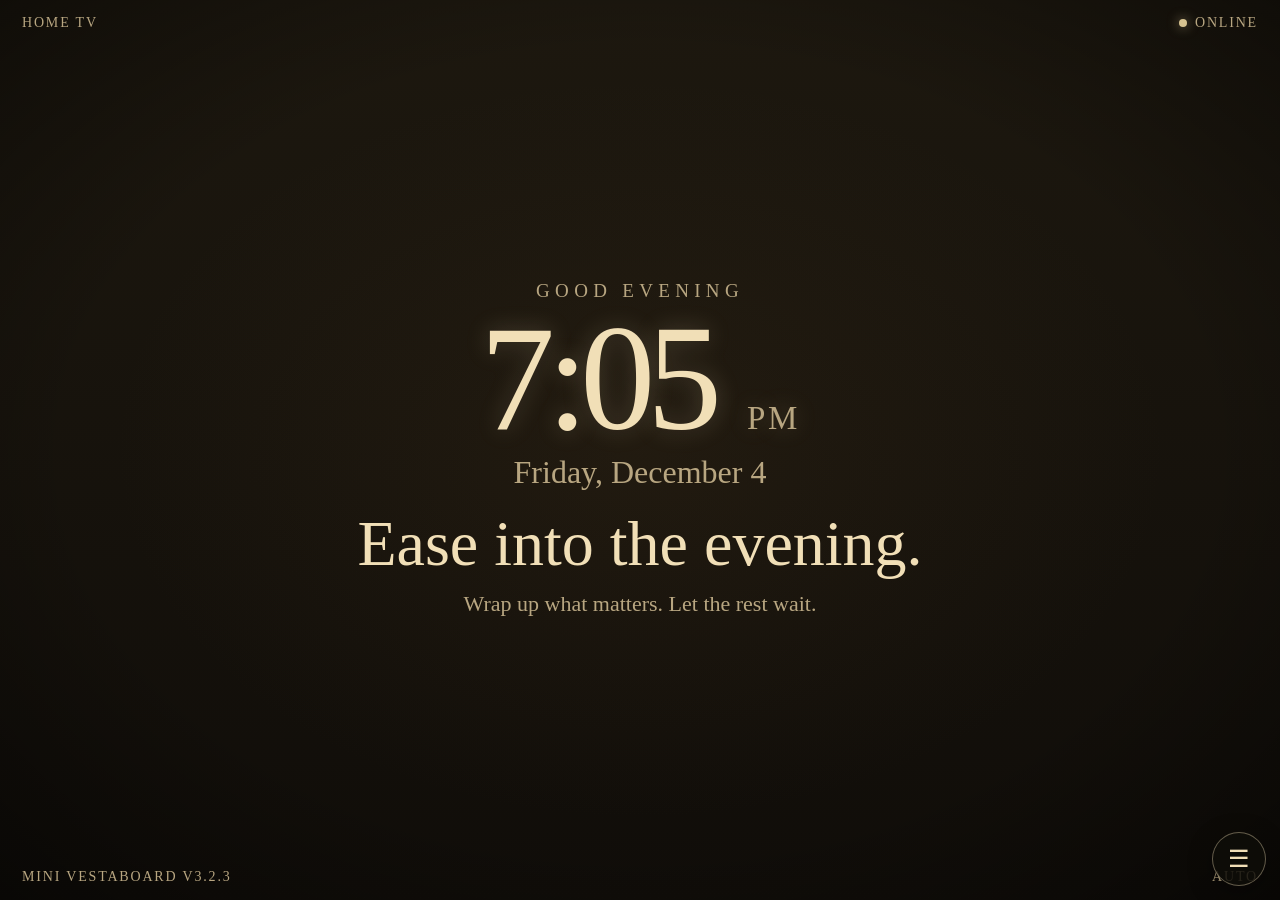
<file: index.html>
<!doctype html>
<html lang="en">
<head>
  <meta charset="utf-8">

  <meta
    name="viewport"
    content="width=device-width,initial-scale=1,viewport-fit=cover,user-scalable=no"
  >

  <meta name="theme-color" content="#17130d">

  <meta name="mobile-web-app-capable" content="yes">
  <meta name="apple-mobile-web-app-capable" content="yes">
  <meta
    name="apple-mobile-web-app-status-bar-style"
    content="black-translucent"
  >

  <meta
    http-equiv="Cache-Control"
    content="no-cache, no-store, must-revalidate"
  >

  <meta http-equiv="Pragma" content="no-cache">
  <meta http-equiv="Expires" content="0">

  <title>Mini Vestaboard</title>

  <link
    rel="stylesheet"
    href="styles.css?v=20260918-v323"
  >

  <script
    src="config.js?v=20260918-v323">
  </script>

</head>

<body>

<main class="tv" id="tv">

  <div
    class="weather-ambient"
    aria-hidden="true">
  </div>


  <!-- ======================================================
       TOP BAR
       ====================================================== -->

  <header class="topbar">

    <div id="displayName">
      HOME TV
    </div>

    <div class="status">

      <span
        class="dot"
        id="syncDot">
      </span>

      <span id="syncLabel">
        STARTING
      </span>

    </div>

  </header>


  <!-- ======================================================
       MAIN SCREEN
       ====================================================== -->

  <section
    class="screen burn-shift"
    id="screen">


    <!-- HOME -->

    <div
      class="page active"
      data-page="home">

      <div
        class="eyebrow"
        id="daypart">
        Good morning
      </div>

      <div class="clock">

        <span id="clock">
          --:--
        </span>

        <span
          class="ampm"
          id="ampm">
        </span>

      </div>

      <div
        class="date"
        id="date">
      </div>

      <div
        class="message"
        id="mainMessage">
      </div>

      <div
        class="submessage"
        id="contextMessage">
      </div>

    </div>


    <!-- WEATHER -->

    <div
      class="page"
      data-page="weather">

      <div
        class="eyebrow"
        id="weatherLocation">
        Weather
      </div>

      <div
        class="weather-temp"
        id="weatherTemp">
        --°
      </div>

      <div
        class="weather-desc"
        id="weatherDesc">
        Updating weather…
      </div>

      <div class="weather-grid">

        <div class="card">

          <span>
            Feels like
          </span>

          <strong id="feelsLike">
            --°
          </strong>

        </div>


        <div class="card">

          <span>
            Today
          </span>

          <strong id="hiLow">
            -- / --
          </strong>

        </div>


        <div class="card">

          <span>
            Rain
          </span>

          <strong id="rainChance">
            --%
          </strong>

        </div>

      </div>

    </div>


    <!-- CALENDAR -->

    <div
      class="page"
      data-page="calendar">

      <div class="eyebrow">
        Coming up
      </div>

      <div
        class="events"
        id="eventList">
      </div>

    </div>


    <!-- ====================================================
         VINTAGE TV
         ==================================================== -->

    <div
      class="page video-page"
      data-page="video">


      <div
        class="vintage-tv-shell"
        id="vintageTvShell">


        <!-- WOOD CABINET DETAILS -->

        <div
          class="tv-cabinet-top"
          aria-hidden="true">
        </div>


        <!-- CRT -->

        <div
          class="crt-screen"
          id="crtScreen">


          <video
            id="videoA"
            class="media-layer"
            muted
            playsinline
            preload="auto">
          </video>


          <video
            id="videoB"
            class="media-layer"
            muted
            playsinline
            preload="auto">
          </video>


          <img
            id="imageLayer"
            class="media-layer hidden-media"
            alt="Vintage display media"
          >


          <!-- CRT VIGNETTE -->

          <div
            class="crt-bloom"
            aria-hidden="true">
          </div>


          <!-- SCANLINES -->

          <div
            class="crt-scanlines"
            aria-hidden="true">
          </div>


          <!-- GLASS REFLECTION -->

          <div
            class="crt-glass"
            aria-hidden="true">
          </div>


          <!-- SUBTLE FLICKER -->

          <div
            class="crt-flicker"
            aria-hidden="true">
          </div>


          <div
            class="video-empty"
            id="videoEmpty">
            Loading vintage media…
          </div>

        </div>


        <!-- =================================================
             BUILT-IN TV CONTROLS
             ================================================= -->

        <div
          class="tv-control-column"
          aria-hidden="true">


          <div class="tv-brand">
            HOME
            <span>TELEVISION</span>
          </div>


          <!-- BIG CHANNEL DIAL -->

          <div class="tv-dial tv-dial-large">

            <div class="dial-mark mark-1">2</div>
            <div class="dial-mark mark-2">4</div>
            <div class="dial-mark mark-3">6</div>
            <div class="dial-mark mark-4">8</div>
            <div class="dial-mark mark-5">10</div>
            <div class="dial-mark mark-6">12</div>

            <div class="dial-center">
              <div class="dial-pointer"></div>
            </div>

          </div>


          <div class="dial-label">
            CHANNEL
          </div>


          <!-- SMALL VOLUME DIAL -->

          <div class="small-control">

            <div class="tv-dial tv-dial-small">

              <div class="dial-center small">

                <div class="dial-pointer"></div>

              </div>

            </div>

            <div class="dial-label">
              VOLUME
            </div>

          </div>


          <!-- SMALL TUNING DIAL -->

          <div class="small-control">

            <div class="tv-dial tv-dial-small">

              <div class="dial-center small">

                <div class="dial-pointer tuning"></div>

              </div>

            </div>

            <div class="dial-label">
              TUNING
            </div>

          </div>


          <!-- SPEAKER -->

          <div class="tv-speaker">

            <span></span>
            <span></span>
            <span></span>
            <span></span>
            <span></span>
            <span></span>
            <span></span>
            <span></span>

          </div>


          <div class="speaker-label">
            VACUUM TUBE SOUND
          </div>

        </div>


        <!-- POWER LIGHT -->

        <span
          class="tv-power-led"
          id="tvPowerLed"
          aria-hidden="true">
        </span>


        <!-- WOOD FEET -->

        <div
          class="tv-foot tv-foot-left"
          aria-hidden="true">
        </div>

        <div
          class="tv-foot tv-foot-right"
          aria-hidden="true">
        </div>


        <!--
          Retained for compatibility with app.js.

          It no longer loads an external image.
          Therefore the broken-image question mark
          cannot appear.
        -->

        <img
          id="tvFrameOverlay"
          class="tv-frame-overlay"
          alt=""
          aria-hidden="true"
        >

      </div>


      <div
        class="video-label"
        id="videoLabel">
        Vintage cartoons
      </div>

    </div>

  </section>


  <!-- ======================================================
       FOOTER
       ====================================================== -->

  <footer class="footer">

    <div id="footerLeft">
      Mini Vestaboard
    </div>

    <div id="footerRight">
      AUTO
    </div>

  </footer>


  <!-- ======================================================
       CONTROL BUTTON
       ====================================================== -->

  <button
    class="control-toggle"
    id="controlToggle"
    aria-label="Open display controls"
    aria-expanded="false">
    ☰
  </button>


  <!-- ======================================================
       CONTROL PANEL
       ====================================================== -->

  <div
    class="control-panel"
    id="controlPanel"
    role="dialog"
    aria-label="Display controls">


    <div class="control-title">

      <span>
        Display controls
      </span>

      <span id="controlStatus">
        AUTO
      </span>

    </div>


    <div class="control-grid">

      <button
        class="control-btn"
        data-go="home">
        Home
      </button>


      <button
        class="control-btn"
        data-go="weather">
        Weather
      </button>


      <button
        class="control-btn"
        data-go="calendar">
        Calendar
      </button>


      <button
        class="control-btn"
        data-go="video">
        Scene
      </button>


      <button
        class="control-btn"
        id="nextMediaButton">
        Next media
      </button>


      <button
        class="control-btn"
        id="soundButton">
        Enable sound
      </button>


      <button
        class="control-btn"
        id="audioModeButton">
        Audio: Cinema
      </button>


      <button
        class="control-btn"
        id="frameButton">
        TV Frame: On
      </button>


      <button
        class="control-btn"
        id="fullscreenButton">
        Fullscreen
      </button>


      <button
        class="control-btn"
        id="healthButton">
        System status
      </button>


      <button
        class="control-btn wide"
        id="nextScreenButton">
        Next screen
      </button>

    </div>

  </div>


  <!-- ======================================================
       SYSTEM STATUS
       ====================================================== -->

  <div
    class="health"
    id="healthPanel"
    role="dialog"
    aria-modal="true"
    aria-label="System status">


    <div class="health-card">


      <div class="health-head">

        <div class="health-title">
          Mini Vestaboard status
        </div>

        <button
          class="health-close"
          id="healthClose"
          aria-label="Close">
          ×
        </button>

      </div>


      <dl
        class="health-grid"
        id="healthGrid">
      </dl>


      <div class="health-actions">

        <button
          class="control-btn"
          id="retryMediaButton">
          Retry media
        </button>


        <button
          class="control-btn"
          id="reloadButton">
          Reload app
        </button>

      </div>

    </div>

  </div>


  <audio
    id="jazzPlayer"
    preload="metadata">
  </audio>

</main>


<script
  src="app.js?v=20260918-v323">
</script>

</body>
</html>
</file>
<file: styles.css>
:root{

  --cream:#f1dfb7;

  --dim:#b8a681;

  --dark:#17130d;

  --panel:#211b12;

  --glow:rgba(241,223,183,.22);

  --brightness:1;

  --app-height:100vh;

  --crt-glow:.15;

  --crt-scanline-opacity:.12;

  --crt-glass-opacity:.20;

  --crt-flicker-opacity:.035;

}


*{
  box-sizing:border-box;
}


html,
body{

  width:100%;

  height:100%;

  margin:0;

  overflow:hidden;

  background:#090704;

  color:var(--cream);

  overscroll-behavior:none;

}


body{

  display:grid;

  place-items:center;

  font-family:
    Georgia,
    "Times New Roman",
    serif;

  filter:
    brightness(
      var(--brightness)
    );

  transition:
    filter .4s ease;

}


button{

  -webkit-tap-highlight-color:
    transparent;

  touch-action:
    manipulation;

}


/* =========================================================
   MAIN APP
   ========================================================= */

.tv{

  position:relative;

  width:100vw;

  height:
    var(--app-height);

  overflow:hidden;

  padding:
    max(
      18px,
      3vw
    );

  padding-left:
    max(
      18px,
      env(safe-area-inset-left)
    );

  padding-right:
    max(
      18px,
      env(safe-area-inset-right)
    );

  padding-top:
    max(
      18px,
      env(safe-area-inset-top)
    );

  padding-bottom:
    max(
      18px,
      env(safe-area-inset-bottom)
    );

  display:flex;

  flex-direction:column;

  justify-content:
    space-between;

  background:

    radial-gradient(
      ellipse at center,
      rgba(83,62,34,.19),
      transparent 58%
    ),

    linear-gradient(
      180deg,
      #1d180f,
      #100d09
    );

}


.tv::after{

  content:"";

  position:absolute;

  inset:-20%;

  pointer-events:none;

  background:

    radial-gradient(
      ellipse at center,
      transparent 45%,
      rgba(0,0,0,.58) 79%
    );

}


/* =========================================================
   WEATHER AMBIENCE
   ========================================================= */

.weather-ambient{

  position:absolute;

  z-index:1;

  inset:0;

  pointer-events:none;

  opacity:0;

  transition:
    opacity 1s ease;

}


body.weather-rain
.weather-ambient{

  opacity:.13;

  background:

    repeating-linear-gradient(

      105deg,

      transparent 0 15px,

      rgba(
        190,
        210,
        225,
        .65
      )
      16px 17px,

      transparent 18px 28px

    );

  animation:
    rainMove
    1.2s
    linear
    infinite;

}


body.weather-snow
.weather-ambient{

  opacity:.18;

  background-image:

    radial-gradient(
      circle,
      rgba(255,255,255,.9)
      0 1.5px,
      transparent 2px
    ),

    radial-gradient(
      circle,
      rgba(255,255,255,.7)
      0 1px,
      transparent 1.5px
    );

  background-size:
    48px 48px,
    31px 31px;

  animation:
    snowMove
    9s
    linear
    infinite;

}


body.weather-fog
.weather-ambient{

  opacity:.20;

  background:

    linear-gradient(

      180deg,

      transparent 15%,

      rgba(
        220,
        218,
        205,
        .18
      )
      45%,

      rgba(
        220,
        218,
        205,
        .08
      )
      75%,

      transparent

    );

}


body.weather-clear
.weather-ambient{

  opacity:.10;

  background:

    radial-gradient(

      circle at 82% 15%,

      rgba(
        255,
        205,
        107,
        .7
      ),

      transparent 26%

    );

}


@keyframes rainMove{

  from{
    transform:
      translate3d(
        0,
        -20px,
        0
      );
  }

  to{
    transform:
      translate3d(
        -14px,
        26px,
        0
      );
  }

}


@keyframes snowMove{

  from{
    background-position:
      0 -30px,
      10px -20px;
  }

  to{
    background-position:
      25px 110px,
      -20px 90px;
  }

}


/* =========================================================
   TOP / FOOTER
   ========================================================= */

.topbar,
.footer{

  position:relative;

  z-index:4;

  display:flex;

  align-items:center;

  justify-content:
    space-between;

  gap:16px;

  color:var(--dim);

  letter-spacing:.13em;

  text-transform:uppercase;

  font-size:
    clamp(
      11px,
      1.7vw,
      16px
    );

}


.status{

  display:flex;

  align-items:center;

  gap:8px;

}


.dot{

  width:8px;

  height:8px;

  border-radius:50%;

  background:#6c624e;

}


.dot.online{

  background:#d7c391;

  box-shadow:
    0 0 12px
    rgba(
      215,
      195,
      145,
      .65
    );

}


/* =========================================================
   PAGES
   ========================================================= */

.screen{

  position:relative;

  z-index:3;

  flex:1;

  display:grid;

  place-items:center;

  min-height:0;

}


.page{

  width:
    min(
      100%,
      1100px
    );

  display:none;

  text-align:center;

  animation:
    fade
    .55s ease;

}


.page.active{
  display:block;
}


@keyframes fade{

  from{
    opacity:0;
  }

  to{
    opacity:1;
  }

}


/* =========================================================
   HOME
   ========================================================= */

.eyebrow{

  font-size:
    clamp(
      12px,
      2vw,
      19px
    );

  letter-spacing:.28em;

  text-transform:uppercase;

  color:var(--dim);

  margin-bottom:18px;

}


.clock{

  font-size:
    clamp(
      62px,
      17vw,
      190px
    );

  line-height:.88;

  letter-spacing:-.055em;

  font-variant-numeric:
    tabular-nums;

  text-shadow:
    0 0 24px
    var(--glow);

}


.ampm{

  font-size:.22em;

  letter-spacing:.08em;

  margin-left:.12em;

  color:var(--dim);

}


.date{

  font-size:
    clamp(
      18px,
      3vw,
      32px
    );

  margin-top:18px;

  color:var(--dim);

}


.message{

  max-width:950px;

  margin:
    34px auto 0;

  font-size:
    clamp(
      25px,
      5.6vw,
      64px
    );

  line-height:1.08;

}


.submessage{

  max-width:850px;

  margin:
    18px auto 0;

  color:var(--dim);

  font-size:
    clamp(
      14px,
      2.2vw,
      22px
    );

  line-height:1.45;

}


/* =========================================================
   WEATHER
   ========================================================= */

.weather-temp{

  font-size:
    clamp(
      76px,
      18vw,
      190px
    );

  line-height:.9;

}


.weather-desc{

  font-size:
    clamp(
      24px,
      5vw,
      56px
    );

  margin-top:20px;

}


.weather-grid{

  margin:
    35px auto 0;

  display:grid;

  grid-template-columns:
    repeat(
      3,
      minmax(0,1fr)
    );

  gap:12px;

  max-width:800px;

}


.card{

  border:
    1px solid
    rgba(
      241,
      223,
      183,
      .20
    );

  background:
    rgba(
      255,
      255,
      255,
      .025
    );

  padding:
    18px 12px;

  border-radius:12px;

}


.card span{

  display:block;

  color:var(--dim);

  font-size:
    clamp(
      10px,
      1.6vw,
      14px
    );

  letter-spacing:.15em;

  text-transform:uppercase;

  margin-bottom:6px;

}


.card strong{

  font-size:
    clamp(
      18px,
      3vw,
      28px
    );

  font-weight:normal;

}


/* =========================================================
   CALENDAR
   ========================================================= */

.events{

  width:
    min(
      900px,
      92vw
    );

  display:grid;

  gap:12px;

}


.event{

  display:grid;

  grid-template-columns:
    minmax(
      110px,
      .34fr
    )
    1fr;

  gap:18px;

  align-items:center;

  text-align:left;

  border:
    1px solid
    rgba(
      241,
      223,
      183,
      .16
    );

  border-radius:14px;

  padding:
    16px 20px;

  background:
    rgba(
      255,
      255,
      255,
      .025
    );

}


.event-time{

  color:var(--dim);

  font-size:
    clamp(
      14px,
      2vw,
      22px
    );

}


.event-title{

  font-size:
    clamp(
      22px,
      3.6vw,
      42px
    );

}


.event-empty{

  color:var(--dim);

  font-size:
    clamp(
      26px,
      5vw,
      52px
    );

}


/* =========================================================
   VIDEO PAGE
   ========================================================= */

.video-page{

  position:absolute;

  inset:0;

  width:100%;

  max-width:none;

  height:100%;

  overflow:hidden;

  background:

    radial-gradient(

      circle at 50% 42%,

      #231a10,

      #0c0906 70%

    );

}


.video-page.active{
  display:block;
}


/* =========================================================
   BUILT-IN VINTAGE TV CABINET
   ========================================================= */

.vintage-tv-shell{

  position:absolute;

  left:50%;

  top:50%;

  width:
    min(
      94vw,
      calc(
        88vh * 1.60
      )
    );

  aspect-ratio:
    16 / 10;

  transform:
    translate(
      -50%,
      -50%
    );

  border-radius:
    4.5%;

  background:

    linear-gradient(

      90deg,

      rgba(
        40,
        18,
        7,
        .40
      ),

      transparent 20%,

      rgba(
        255,
        190,
        90,
        .05
      )
      45%,

      rgba(
        26,
        10,
        3,
        .45
      )
      85%

    ),

    repeating-linear-gradient(

      7deg,

      #4a2411
      0 4px,

      #512a15
      5px 8px,

      #42200f
      9px 13px,

      #572c15
      14px 18px

    );

  border:
    5px solid
    #261106;

  box-shadow:

    inset
    0 0 0 3px
    rgba(
      215,
      154,
      70,
      .14
    ),

    inset
    0 0 30px
    rgba(
      0,
      0,
      0,
      .7
    ),

    0 28px 50px
    rgba(
      0,
      0,
      0,
      .62
    );

}


/* top wood trim */

.tv-cabinet-top{

  position:absolute;

  left:2%;

  right:2%;

  top:2%;

  height:4%;

  border-radius:
    50%;

  background:

    linear-gradient(

      180deg,

      rgba(
        238,
        175,
        90,
        .20
      ),

      rgba(
        34,
        12,
        4,
        .20
      )

    );

}


/* =========================================================
   CRT SCREEN
   ========================================================= */

.crt-screen{

  position:absolute;

  left:5%;

  top:8%;

  width:69%;

  height:78%;

  overflow:hidden;

  border-radius:
    14% / 17%;

  background:#020201;

  border:
    clamp(
      7px,
      1.4vw,
      16px
    )
    solid
    #24170d;

  outline:
    3px solid
    #96713f;

  box-shadow:

    inset
    0 0 38px
    rgba(
      0,
      0,
      0,
      .86
    ),

    inset
    0 0 12px
    rgba(
      255,
      220,
      156,
      var(--crt-glow)
    ),

    0 0 0 5px
    #30180b,

    0 0 0 8px
    #6e4926,

    0 10px 18px
    rgba(
      0,
      0,
      0,
      .65
    );

}


/* =========================================================
   MOVIE
   ========================================================= */

.media-layer{

  position:absolute;

  inset:-2%;

  width:104%;

  height:104%;

  object-fit:cover;

  background:#000;

  opacity:0;

  transition:
    opacity
    650ms ease;

  filter:

    sepia(.08)

    saturate(.92)

    contrast(1.05)

    brightness(.94);

  transform:
    scale(1.015);

}


.media-layer.visible{
  opacity:1;
}


.media-layer.hidden-media{
  display:none;
}


/* =========================================================
   CRT VIGNETTE
   ========================================================= */

.crt-bloom{

  position:absolute;

  z-index:3;

  inset:0;

  pointer-events:none;

  border-radius:inherit;

  background:

    radial-gradient(

      ellipse at center,

      transparent 52%,

      rgba(
        0,
        0,
        0,
        .13
      )
      74%,

      rgba(
        0,
        0,
        0,
        .72
      )
      100%

    );

}


/* =========================================================
   SCANLINES
   ========================================================= */

.crt-scanlines{

  position:absolute;

  z-index:4;

  inset:0;

  pointer-events:none;

  border-radius:inherit;

  opacity:
    var(
      --crt-scanline-opacity
    );

  background:

    repeating-linear-gradient(

      to bottom,

      transparent
      0 2px,

      rgba(
        18,
        10,
        4,
        .48
      )
      3px 4px

    );

  mix-blend-mode:
    multiply;

}


/* =========================================================
   CRT GLASS
   ========================================================= */

.crt-glass{

  position:absolute;

  z-index:5;

  inset:0;

  pointer-events:none;

  border-radius:inherit;

  opacity:
    var(
      --crt-glass-opacity
    );

  background:

    linear-gradient(

      118deg,

      rgba(
        255,
        255,
        255,
        .18
      )
      0%,

      rgba(
        255,
        255,
        255,
        .05
      )
      18%,

      transparent
      39%

    ),

    radial-gradient(

      ellipse
      at 42% 15%,

      rgba(
        255,
        235,
        198,
        .13
      ),

      transparent 37%

    );

  mix-blend-mode:
    screen;

}


/* =========================================================
   CRT FLICKER
   ========================================================= */

.crt-flicker{

  position:absolute;

  z-index:6;

  inset:0;

  pointer-events:none;

  border-radius:inherit;

  background:
    rgba(
      255,
      235,
      198,
      .06
    );

  opacity:0;

  animation:

    crtFlicker
    8s
    steps(
      1,
      end
    )
    infinite;

}


@keyframes crtFlicker{

  0%,
  93%,
  95%,
  100%{
    opacity:0;
  }

  93.4%{
    opacity:
      var(
        --crt-flicker-opacity
      );
  }

  94%{
    opacity:.012;
  }

  94.4%{
    opacity:
      var(
        --crt-flicker-opacity
      );
  }

}


body.crt-flicker-off
.crt-flicker{
  display:none;
}


body.crt-scanlines-off
.crt-scanlines{
  display:none;
}


body.crt-glass-off
.crt-glass{
  display:none;
}


/* =========================================================
   RIGHT CONTROL PANEL
   ========================================================= */

.tv-control-column{

  position:absolute;

  right:4.5%;

  top:8%;

  width:17%;

  height:78%;

  border-radius:
    10px;

  background:

    linear-gradient(

      90deg,

      rgba(
        0,
        0,
        0,
        .22
      ),

      rgba(
        255,
        255,
        255,
        .035
      ),

      rgba(
        0,
        0,
        0,
        .30
      )

    ),

    #32170a;

  border:
    2px solid
    rgba(
      177,
      121,
      59,
      .45
    );

  box-shadow:

    inset
    0 0 16px
    rgba(
      0,
      0,
      0,
      .65
    );

  display:flex;

  flex-direction:column;

  align-items:center;

}


.tv-brand{

  margin-top:6%;

  color:#c79a59;

  font-size:
    clamp(
      7px,
      1vw,
      13px
    );

  letter-spacing:.16em;

  text-align:center;

}


.tv-brand span{

  display:block;

  margin-top:2px;

  font-size:.62em;

  letter-spacing:.13em;

}


/* =========================================================
   TV DIALS
   ========================================================= */

.tv-dial{

  position:relative;

  border-radius:50%;

  background:

    radial-gradient(

      circle,

      #2b251d 0 42%,

      #766045 44% 49%,

      #211b15 51% 68%,

      #a17c4d 70% 73%,

      #22170e 75%

    );

  box-shadow:

    inset
    0 0 10px
    rgba(
      0,
      0,
      0,
      .8
    ),

    0 3px 7px
    rgba(
      0,
      0,
      0,
      .75
    );

}


.tv-dial-large{

  width:
    min(
      9vw,
      82px
    );

  height:
    min(
      9vw,
      82px
    );

  margin-top:8%;

}


.tv-dial-small{

  width:
    min(
      5.2vw,
      46px
    );

  height:
    min(
      5.2vw,
      46px
    );

}


.dial-center{

  position:absolute;

  left:50%;

  top:50%;

  width:41%;

  height:41%;

  transform:
    translate(
      -50%,
      -50%
    );

  border-radius:50%;

  background:

    radial-gradient(

      circle at 35% 30%,

      #aa8a61,

      #53402d 55%,

      #241a12

    );

  border:
    1px solid
    #b49163;

}


.dial-center.small{

  width:54%;

  height:54%;

}


.dial-pointer{

  position:absolute;

  width:3px;

  height:42%;

  background:#e3c995;

  left:50%;

  top:5%;

  transform:
    translateX(-50%)
    rotate(18deg);

  transform-origin:
    50% 100%;

}


.dial-pointer.tuning{

  transform:
    translateX(-50%)
    rotate(-32deg);

}


.dial-mark{

  position:absolute;

  color:#cdb182;

  font-size:
    clamp(
      6px,
      .62vw,
      9px
    );

}


.mark-1{
  left:20%;
  top:11%;
}

.mark-2{
  right:20%;
  top:11%;
}

.mark-3{
  right:6%;
  top:44%;
}

.mark-4{
  right:19%;
  bottom:9%;
}

.mark-5{
  left:19%;
  bottom:9%;
}

.mark-6{
  left:6%;
  top:44%;
}


.dial-label{

  margin-top:4px;

  color:#9f8055;

  font-size:
    clamp(
      5px,
      .65vw,
      8px
    );

  letter-spacing:.15em;

}


.small-control{

  display:flex;

  flex-direction:column;

  align-items:center;

  margin-top:7%;

}


/* =========================================================
   SPEAKER
   ========================================================= */

.tv-speaker{

  width:72%;

  height:25%;

  margin-top:auto;

  margin-bottom:4%;

  padding:
    6px 5px;

  border-radius:5px;

  border:
    1px solid
    rgba(
      181,
      132,
      73,
      .40
    );

  background:

    linear-gradient(

      90deg,

      #20140d,

      #372217,

      #1c110b

    );

  display:flex;

  flex-direction:column;

  justify-content:
    space-around;

  box-shadow:

    inset
    0 0 10px
    rgba(
      0,
      0,
      0,
      .85
    );

}


.tv-speaker span{

  display:block;

  height:2px;

  border-radius:5px;

  background:
    #9f774a;

  opacity:.56;

}


.speaker-label{

  position:absolute;

  bottom:1.5%;

  color:#87643e;

  font-size:
    clamp(
      4px,
      .48vw,
      7px
    );

  letter-spacing:.10em;

}


/* =========================================================
   POWER LIGHT
   ========================================================= */

.tv-power-led{

  position:absolute;

  right:12.2%;

  bottom:7%;

  z-index:10;

  width:
    clamp(
      4px,
      .6vw,
      7px
    );

  height:
    clamp(
      4px,
      .6vw,
      7px
    );

  border-radius:50%;

  background:#d59a42;

  box-shadow:

    0 0 5px
    rgba(
      255,
      199,
      99,
      .9
    ),

    0 0 11px
    rgba(
      255,
      155,
      45,
      .40
    );

}


/* =========================================================
   TV FEET
   ========================================================= */

.tv-foot{

  position:absolute;

  bottom:-4.5%;

  width:13%;

  height:7%;

  border-radius:
    0 0 20px 20px;

  background:

    linear-gradient(

      90deg,

      #2e1308,

      #5a2c14,

      #2d1208

    );

  border:
    2px solid
    #241006;

  z-index:-1;

}


.tv-foot-left{
  left:12%;
}


.tv-foot-right{
  right:12%;
}


/* =========================================================
   REMOVE EXTERNAL TV PNG ENTIRELY
   ========================================================= */

.tv-frame-overlay{

  display:none!important;

}


/* =========================================================
   FRAME OFF
   ========================================================= */

.vintage-tv-shell.frame-off{

  background:transparent;

  border:0;

  box-shadow:none;

}


.vintage-tv-shell.frame-off
.tv-cabinet-top,

.vintage-tv-shell.frame-off
.tv-control-column,

.vintage-tv-shell.frame-off
.tv-power-led,

.vintage-tv-shell.frame-off
.tv-foot{

  display:none;

}


.vintage-tv-shell.frame-off
.crt-screen{

  left:3%;

  top:3%;

  width:94%;

  height:94%;

  border-radius:5%;

}


/* =========================================================
   VIDEO LABEL
   ========================================================= */

.video-label{

  position:absolute;

  z-index:20;

  left:max(
    18px,
    7vw
  );

  bottom:max(
    14px,
    3vh
  );

  padding:
    7px 11px;

  border:
    1px solid
    rgba(
      241,
      223,
      183,
      .22
    );

  border-radius:999px;

  background:
    rgba(
      12,
      10,
      7,
      .68
    );

  color:var(--dim);

  font-size:10px;

  letter-spacing:.13em;

  text-transform:uppercase;

}


/* =========================================================
   MEDIA ERROR
   ========================================================= */

.video-empty{

  position:absolute;

  z-index:7;

  inset:0;

  display:grid;

  place-items:center;

  padding:28px;

  color:var(--dim);

  font-size:
    clamp(
      16px,
      2.6vw,
      30px
    );

  line-height:1.35;

  background:

    radial-gradient(

      circle at 45% 40%,

      #443522,

      transparent 44%

    ),

    #0b0906;

}


/* =========================================================
   MENU BUTTON
   ========================================================= */

.control-toggle{

  position:absolute;

  z-index:40;

  right:
    max(
      14px,
      env(
        safe-area-inset-right
      )
    );

  bottom:
    max(
      14px,
      env(
        safe-area-inset-bottom
      )
    );

  width:54px;

  height:54px;

  border:
    1px solid
    rgba(
      241,
      223,
      183,
      .38
    );

  border-radius:50%;

  background:
    rgba(
      15,
      13,
      9,
      .86
    );

  color:var(--cream);

  font:inherit;

  font-size:24px;

  display:grid;

  place-items:center;

  box-shadow:

    0 6px 24px
    rgba(
      0,
      0,
      0,
      .35
    );

  cursor:pointer;

  transition:
    opacity .25s ease;

}


.control-toggle.idle{
  opacity:.36;
}


/* =========================================================
   CONTROL PANEL
   ========================================================= */

.control-panel{

  position:absolute;

  z-index:39;

  right:
    max(
      14px,
      env(
        safe-area-inset-right
      )
    );

  bottom:
    max(
      78px,
      calc(
        env(
          safe-area-inset-bottom
        )
        +
        78px
      )
    );

  width:
    min(
      390px,
      calc(
        100vw - 28px
      )
    );

  padding:12px;

  border:
    1px solid
    rgba(
      241,
      223,
      183,
      .28
    );

  border-radius:16px;

  background:
    rgba(
      12,
      10,
      7,
      .95
    );

  box-shadow:

    0 14px 45px
    rgba(
      0,
      0,
      0,
      .46
    );

  opacity:0;

  transform:
    translateY(8px)
    scale(.98);

  pointer-events:none;

  transition:

    opacity .18s ease,

    transform .18s ease;

}


.control-panel.open{

  opacity:1;

  transform:none;

  pointer-events:auto;

}


.control-title{

  display:flex;

  align-items:center;

  justify-content:
    space-between;

  color:var(--dim);

  font-size:11px;

  letter-spacing:.16em;

  text-transform:uppercase;

  padding:
    2px 2px 10px;

}


.control-grid{

  display:grid;

  grid-template-columns:
    repeat(
      2,
      minmax(
        0,
        1fr
      )
    );

  gap:8px;

}


.control-btn{

  min-height:50px;

  border:
    1px solid
    rgba(
      241,
      223,
      183,
      .20
    );

  border-radius:11px;

  background:
    rgba(
      255,
      255,
      255,
      .035
    );

  color:var(--cream);

  font:inherit;

  font-size:13px;

  padding:9px;

  cursor:pointer;

}


.control-btn:active{

  transform:
    scale(.98);

  background:
    rgba(
      241,
      223,
      183,
      .12
    );

}


.control-btn.wide{
  grid-column:1/-1;
}


/* =========================================================
   HEALTH PANEL
   ========================================================= */

.health{

  position:absolute;

  z-index:45;

  inset:0;

  display:none;

  place-items:center;

  padding:20px;

  background:
    rgba(
      0,
      0,
      0,
      .62
    );

}


.health.open{
  display:grid;
}


.health-card{

  width:
    min(
      620px,
      94vw
    );

  max-height:88vh;

  overflow:auto;

  border:
    1px solid
    rgba(
      241,
      223,
      183,
      .30
    );

  border-radius:18px;

  background:#15110c;

  padding:18px;

  box-shadow:

    0 20px 70px
    rgba(
      0,
      0,
      0,
      .60
    );

}


.health-head{

  display:flex;

  justify-content:
    space-between;

  align-items:center;

  margin-bottom:14px;

}


.health-title{
  font-size:20px;
}


.health-close{

  width:44px;

  height:44px;

  border:
    1px solid
    rgba(
      241,
      223,
      183,
      .20
    );

  border-radius:50%;

  background:transparent;

  color:var(--cream);

  font-size:22px;

}


.health-grid{

  display:grid;

  grid-template-columns:
    160px 1fr;

  gap:
    8px 14px;

  font-family:
    system-ui,
    sans-serif;

  font-size:13px;

}


.health-grid dt{
  color:var(--dim);
}


.health-grid dd{

  margin:0;

  word-break:
    break-word;

}


.health-actions{

  display:grid;

  grid-template-columns:
    repeat(
      2,
      1fr
    );

  gap:8px;

  margin-top:16px;

}


/* =========================================================
   UTILITIES
   ========================================================= */

.hidden{
  display:none!important;
}


.burn-shift{

  transition:
    transform
    1.2s ease;

}


body.quiet-mode
.topbar,

body.quiet-mode
.footer{

  opacity:.38;

}


body.quiet-mode
.tv-power-led{

  opacity:.35;

}


/* =========================================================
   FIRE TABLET LANDSCAPE
   ========================================================= */

@media
(
  orientation:landscape
)
and
(
  max-height:900px
){

  .tv{

    padding:
      15px 22px;

  }


  .topbar,
  .footer{

    font-size:
      clamp(
        10px,
        1.3vw,
        14px
      );

  }


  .eyebrow{

    margin-bottom:10px;

  }


  .clock{

    font-size:
      clamp(
        64px,
        14vw,
        150px
      );

  }


  .date{

    margin-top:10px;

  }


  .message{

    margin-top:18px;

  }


  .submessage{

    margin-top:10px;

  }


  .weather-grid{

    margin-top:18px;

  }


  .card{

    padding:
      11px 9px;

  }


  .event{

    padding:
      11px 15px;

  }


  .control-btn{

    min-height:46px;

  }

}


/* =========================================================
   SMALL SCREENS
   ========================================================= */

@media
(
  max-width:650px
){

  .tv{
    padding:15px;
  }


  .footer{
    font-size:10px;
  }


  .health-grid{

    grid-template-columns:
      120px 1fr;

  }

}


/* =========================================================
   REDUCED MOTION
   ========================================================= */

@media
(
  prefers-reduced-motion:reduce
){

  *{

    animation:none!important;

    transition:none!important;

  }

}
</file>
